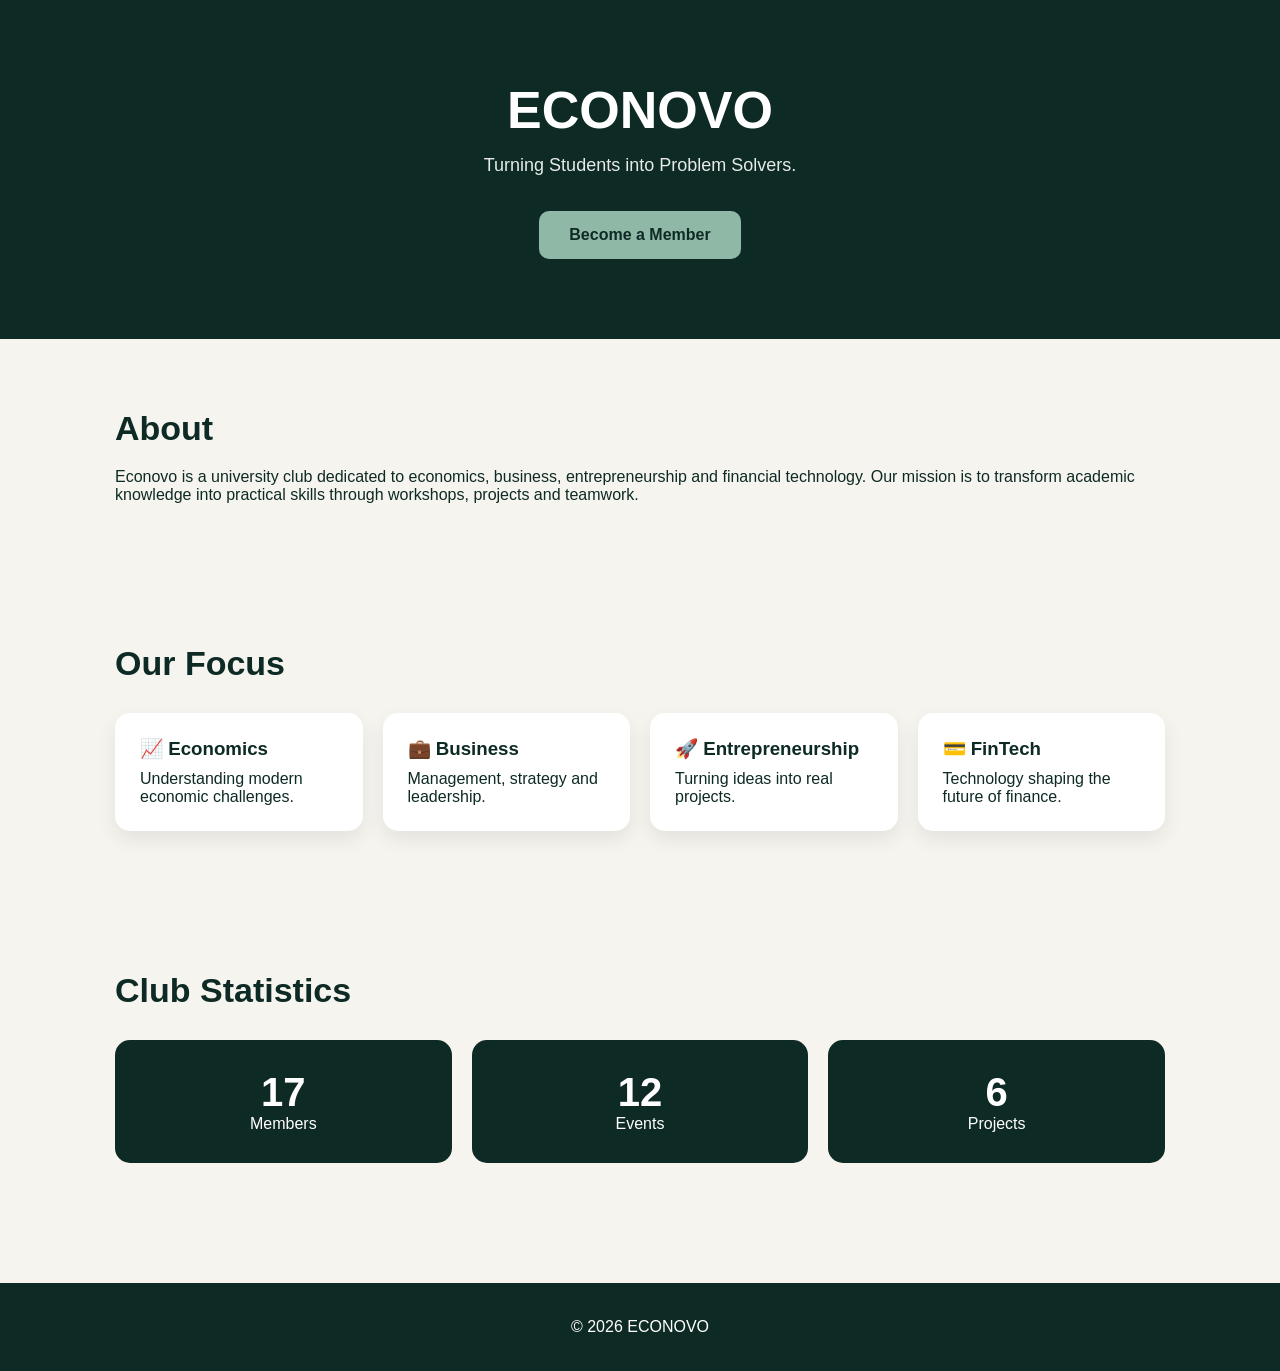
<file: Index.html>
<!DOCTYPE html>
<html lang="en">
<head>
<meta charset="UTF-8">
<meta name="viewport" content="width=device-width, initial-scale=1.0">

<title>Econovo</title>

<style>

*{
margin:0;
padding:0;
box-sizing:border-box;
font-family:Arial,Helvetica,sans-serif;
}

body{
background:#F6F4EF;
color:#0E2A24;
}

header{
background:#0E2A24;
color:white;
padding:80px 25px;
text-align:center;
}

header h1{
font-size:52px;
}

header p{
margin-top:15px;
font-size:18px;
opacity:.9;
}

.btn{
display:inline-block;
margin-top:35px;
padding:15px 30px;
background:#8FB8A6;
color:#0E2A24;
text-decoration:none;
font-weight:bold;
border-radius:10px;
transition:.3s;
}

.btn:hover{
transform:translateY(-3px);
}

section{
padding:70px 25px;
max-width:1100px;
margin:auto;
}

h2{
font-size:34px;
margin-bottom:20px;
}

.cards{
display:grid;
grid-template-columns:repeat(auto-fit,minmax(220px,1fr));
gap:20px;
margin-top:30px;
}

.card{
background:white;
padding:25px;
border-radius:15px;
box-shadow:0 8px 20px rgba(0,0,0,.08);
}

.card h3{
margin-bottom:10px;
}

.stats{
display:grid;
grid-template-columns:repeat(auto-fit,minmax(180px,1fr));
gap:20px;
margin-top:30px;
text-align:center;
}

.stat{
background:#0E2A24;
color:white;
padding:30px;
border-radius:15px;
}

.number{
font-size:40px;
font-weight:bold;
}

footer{
background:#0E2A24;
color:white;
padding:35px;
text-align:center;
margin-top:50px;
}

</style>

</head>

<body>

<header>

<h1>ECONOVO</h1>

<p>Turning Students into Problem Solvers.</p>

<a class="btn" href="#">Become a Member</a>

</header>

<section>

<h2>About</h2>

<p>
Econovo is a university club dedicated to economics,
business, entrepreneurship and financial technology.
Our mission is to transform academic knowledge into practical skills through workshops, projects and teamwork.
</p>

</section>

<section>

<h2>Our Focus</h2>

<div class="cards">

<div class="card">
<h3>📈 Economics</h3>
<p>Understanding modern economic challenges.</p>
</div>

<div class="card">
<h3>💼 Business</h3>
<p>Management, strategy and leadership.</p>
</div>

<div class="card">
<h3>🚀 Entrepreneurship</h3>
<p>Turning ideas into real projects.</p>
</div>

<div class="card">
<h3>💳 FinTech</h3>
<p>Technology shaping the future of finance.</p>
</div>

</div>

</section>

<section>

<h2>Club Statistics</h2>

<div class="stats">

<div class="stat">
<div class="number" id="members">0</div>
Members
</div>

<div class="stat">
<div class="number" id="events">0</div>
Events
</div>

<div class="stat">
<div class="number" id="projects">0</div>
Projects
</div>

</div>

</section>

<footer>

<p>© 2026 ECONOVO</p>

</footer>

<script>

function animate(id,target){

let n=0;

let timer=setInterval(function(){

n++;

document.getElementById(id).textContent=n;

if(n>=target){

clearInterval(timer);

}

},25);

}

animate("members",17);
animate("events",12);
animate("projects",6);

</script>

</body>
</html>
</file>
